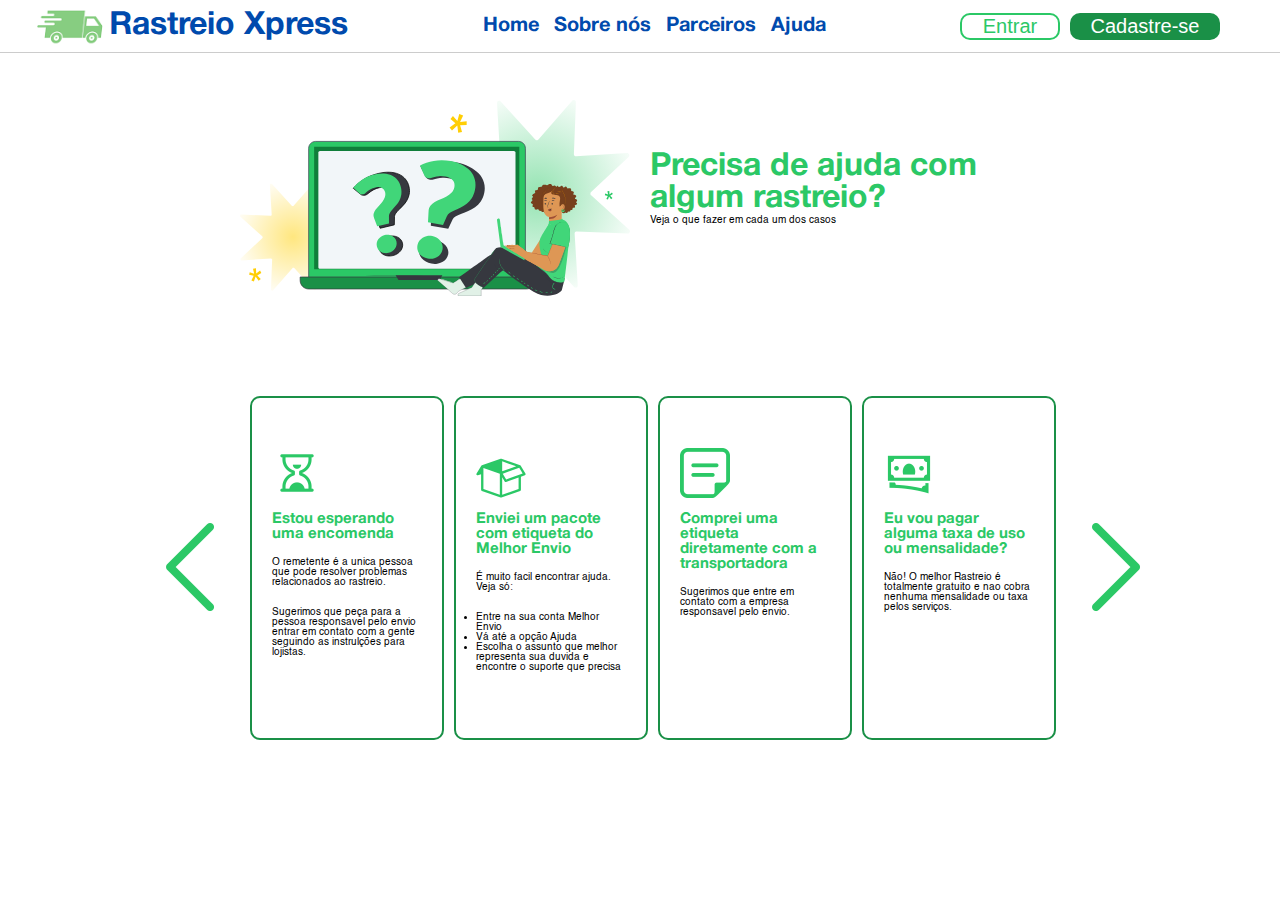
<file: index.html>
<!DOCTYPE html>
<html lang="en">

<head>
    <meta charset="UTF-8">
    <meta name="viewport" content="width=device-width, initial-scale=1.0">
    <title>Teste Front End</title>
    <link rel="stylesheet" href="style.css">
</head>
<header>
    <nav class="cabecalho">
        <div class="logo">
            <img src="imagens/logo.png" alt="logo">
            <h1>Rastreio Xpress</h1>
        </div>
        <div class="lista_cab">
            <a href="index.html" class="link_cab">Home</a>
            <a href="sobre.html" class="link_cab">Sobre nós</a>
            <a href="parceiros.html" class="link_cab">Parceiros</a>
            <a href="ajuda.html" class="link_cab">Ajuda</a>
        </div>
        <div class="bt_cab">
            <button class="btn_entrar">Entrar</button>
            <button class="btn_cadast">Cadastre-se</button>
        </div>
    </nav>
</header>

<body>
    <div class="cont_home">
        <div class="cont_home1">
            <img src="imagens/need_help.svg" alt="ajuda">
            <div class="txt_home1">
                <h1>Precisa de ajuda com algum rastreio?</h1>
                <p class="p">Veja o que fazer em cada um dos casos</p>
            </div>
        </div>
        <div class="cont_home2">
            
            <button class="btn_seta"><img src="imagens/setae.png" alt="voltar"></button>
            <div class="bloco_home2">
                <img src="imagens/ampulheta.png" alt="ampulheta">
                <h1>Estou esperando uma encomenda</h1>
                <p class="p">O remetente é a unica pessoa que pode resolver problemas relacionados ao rastreio.</p>
                <p class="p" >Sugerimos que peça para a pessoa responsavel pelo envio entrar em contato com a gente seguindo as
                    instrulções para lojistas.</p>
            </div>
            <div class="bloco_home2">
                <img src="imagens/caixa.svg" alt="caixa">
                <h1>Enviei um pacote com etiqueta do Melhor Envio</h1>
                <p class="p1">É muito facil encontrar ajuda.</p>
                <p class="p">Veja só:</p>
                
                <li>Entre na sua conta Melhor Envio</li>
                <li>Vá até a opção Ajuda</li>
                <li>Escolha o assunto que melhor representa sua duvida e encontre o suporte que precisa</li>
                
            </div>
            <div class="bloco_home2">
                <img src="imagens/nota.png" alt="etiqueta">
                <h1>Comprei uma etiqueta diretamente com a transportadora</h1>
                <p class="p">Sugerimos que entre em contato com a empresa responsavel pelo envio.</p>
            </div>
            <div class="bloco_home2">
                <img src="imagens/pagar.png" alt="dinheiro">
                <h1>Eu vou pagar alguma taxa de uso ou mensalidade?</h1>
                <p class="p">Não! O melhor Rastreio é totalmente gratuito e nao cobra nenhuma mensalidade ou taxa pelos serviços.
                </p>
            </div>
            <button class="btn_seta"><img src="imagens/setad.png" alt="voltar"></button>
        </div>
    </div>
</body>

</html>
</file>
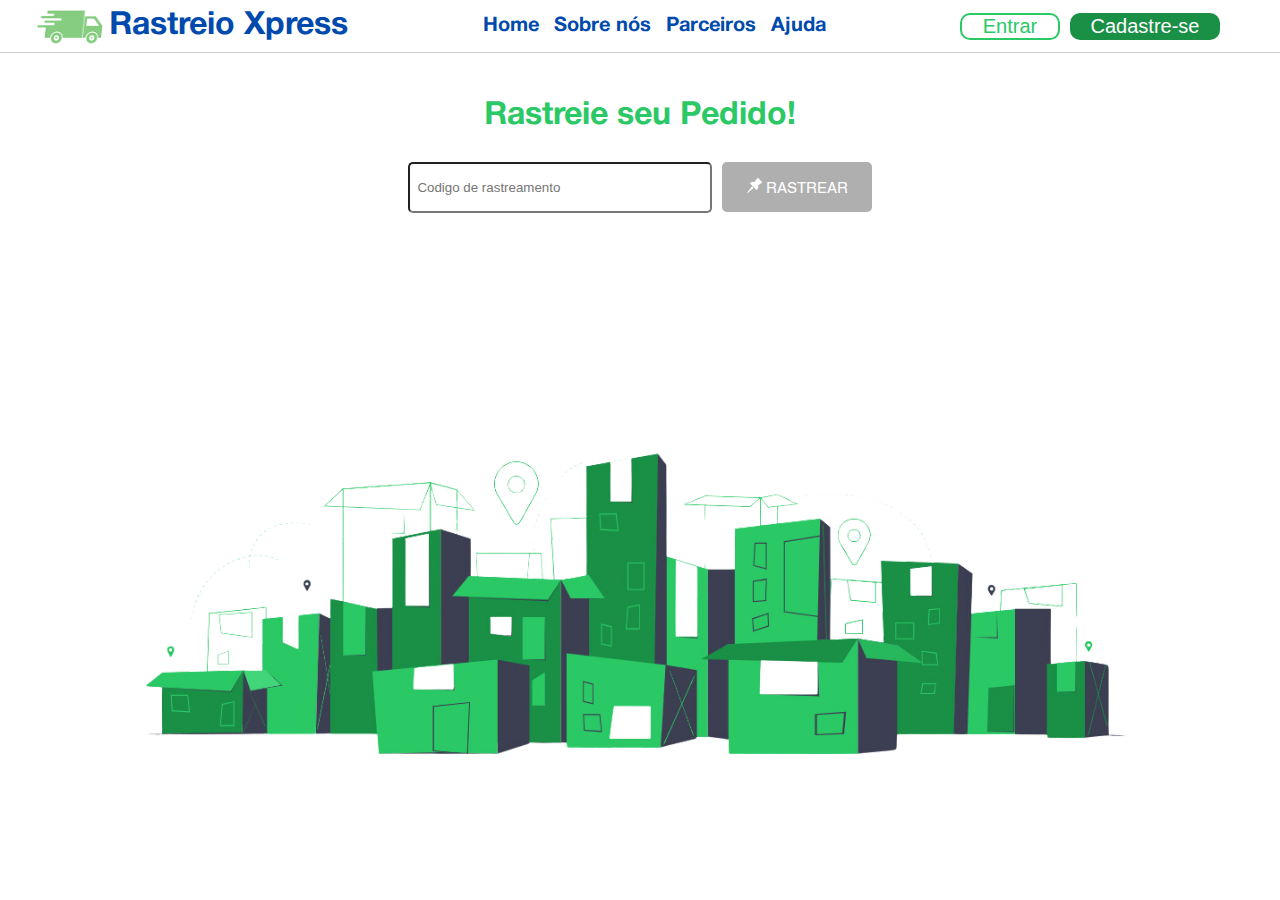
<file: ajuda.html>
<!DOCTYPE html>
<html lang="en">
<head>
    <meta charset="UTF-8">
    <meta name="viewport" content="width=device-width, initial-scale=1.0">
    <link rel="stylesheet" href="style.css">
    <title>Ajuda</title>
</head>
<header>

    <nav class="cabecalho">
        <div class="logo">
            <img src="imagens/logo.png" alt="logo">
            <h1>Rastreio Xpress</h1>
        </div>
        <div class="lista_cab">
            <a href="index.html" class="link_cab">Home</a>
            <a href="sobre.html" class="link_cab">Sobre nós</a>
            <a href="parceiros.html" class="link_cab">Parceiros</a>
            <a href="ajuda.html" class="link_cab">Ajuda</a>
        </div>
        <div class="bt_cab">
            <button class="btn_entrar">Entrar</button>
            <button class="btn_cadast">Cadastre-se</button>
        </div>
    </nav>
</header>
<body>
    <div class="ajuda">
        <h1>Rastreie seu Pedido!</h1>
        <div class="ajuda1">
        <input type="text" placeholder="  Codigo de rastreamento" name="Codigo">
        <button class="rast"> <img src="imagens/maps.png" alt="pin"> RASTREAR</button>           
        </div>
        <img class="img_cx" src="imagens/boxes.svg" alt="caixas">
    </div>
</body>
</html>
</file>
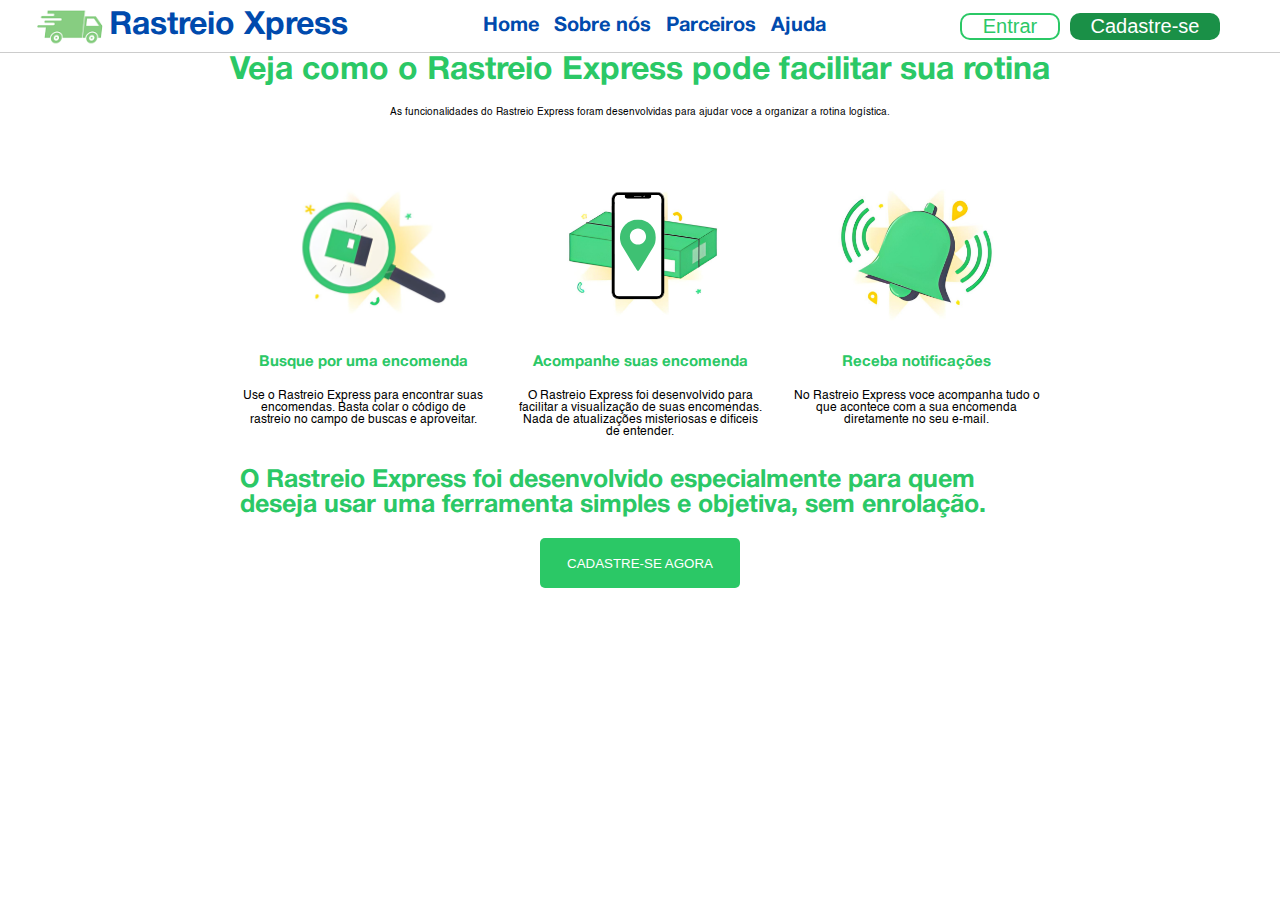
<file: parceiros.html>
<!DOCTYPE html>
<html lang="en">
<head>
    <meta charset="UTF-8">
    <meta name="viewport" content="width=device-width, initial-scale=1.0">
    <link rel="stylesheet" href="style.css">
    <title>Parceiros</title>
</head>
<header>

    <nav class="cabecalho">
        <div class="logo">
            <img src="imagens/logo.png" alt="logo">
            <h1>Rastreio Xpress</h1>
        </div>
        <div class="lista_cab">
            <a href="index.html" class="link_cab">Home</a>
            <a href="sobre.html" class="link_cab">Sobre nós</a>
            <a href="parceiros.html" class="link_cab">Parceiros</a>
            <a href="ajuda.html" class="link_cab">Ajuda</a>
        </div>
        <div class="bt_cab">
            <button class="btn_entrar">Entrar</button>
            <button class="btn_cadast">Cadastre-se</button>
        </div>
    </nav>
</header>
<body>
    <div class="parc">
        <h1>Veja como o Rastreio Express pode facilitar sua rotina</h1>
        <p>As funcionalidades do Rastreio Express foram desenvolvidas para ajudar voce a organizar a rotina logística.</p>
        <div class="parc_cont">
            <div class="parc_cont1">
                <img src="imagens/search.svg" alt="lupa">
                <h1>Busque por uma encomenda</h1>
                <p>Use o Rastreio Express para encontrar suas encomendas. Basta colar o código de rastreio no campo de buscas e aproveitar.</p>
            </div>
            <div class="parc_cont1">
                <img src="imagens/phone_loc.svg" alt="caixas">
                <h1>Acompanhe suas encomenda</h1>
                <p>O Rastreio Express foi desenvolvido para facilitar a visualização de suas encomendas. Nada de atualizações misteriosas e dificeis de entender.</p>
            </div>
            <div class="parc_cont1">
                <img src="imagens/notification_bell.svg" alt="sino">
                <h1>Receba notificações</h1>
                <p>No Rastreio Express voce acompanha tudo o que acontece com a sua encomenda diretamente no seu e-mail.</p>
            </div>
        </div>
        <div class="parc_cont2">
            <h1>O Rastreio Express foi desenvolvido especialmente para quem deseja usar uma ferramenta simples e objetiva, sem enrolação.</h1>
            <button>CADASTRE-SE AGORA</button>
        </div>
    </div>
</body>
</html>
</file>
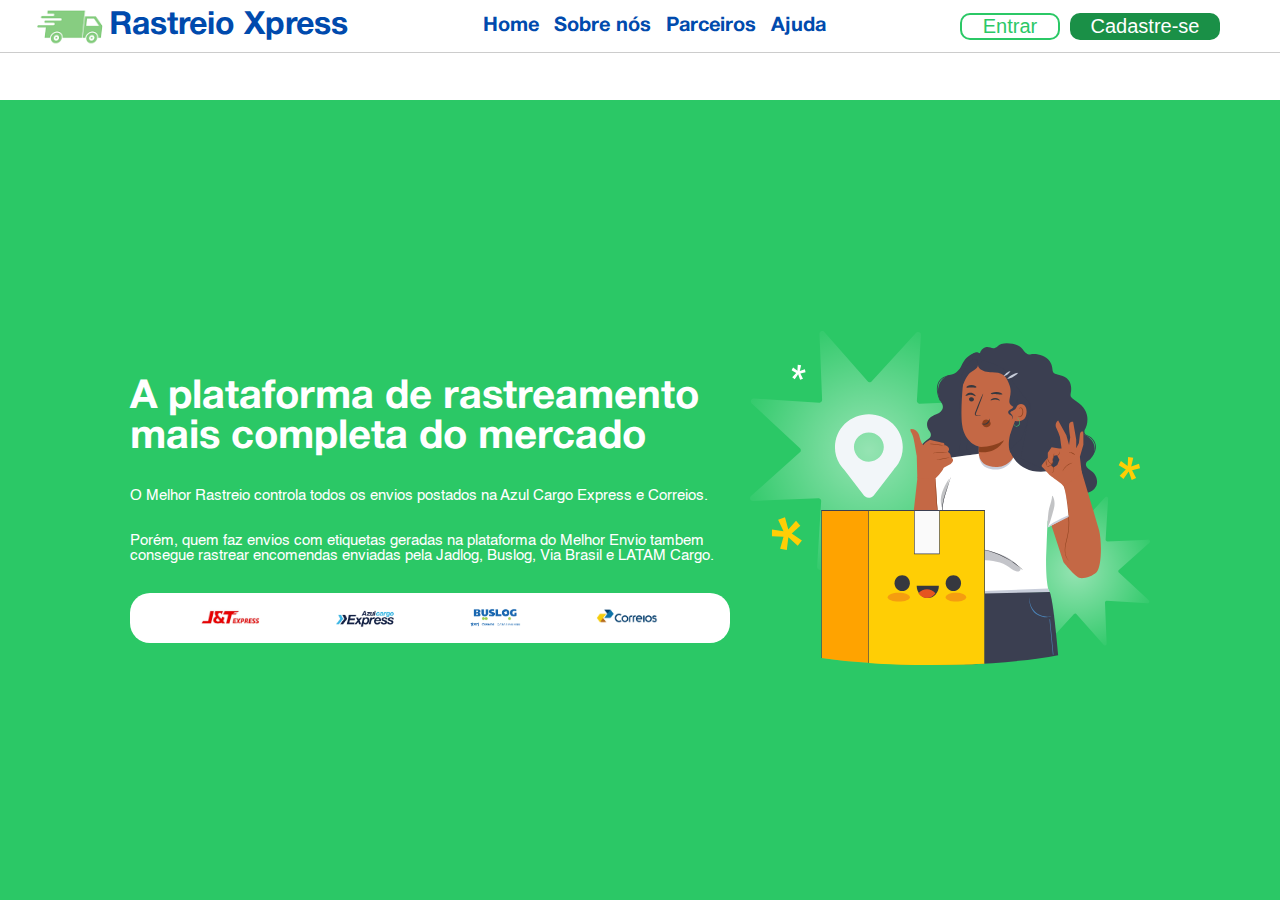
<file: sobre.html>
<!DOCTYPE html>
<html lang="en">

<head>
    <meta charset="UTF-8">
    <meta name="viewport" content="width=device-width, initial-scale=1.0">
    <title>Sobre nós</title>
    <link rel="stylesheet" href="style.css">
</head>
<header>

    <nav class="cabecalho">
        <div class="logo">
            <img src="imagens/logo.png" alt="logo">
            <h1>Rastreio Xpress</h1>
        </div>
        <div class="lista_cab">
            <a href="index.html" class="link_cab">Home</a>
            <a href="sobre.html" class="link_cab">Sobre nós</a>
            <a href="parceiros.html" class="link_cab">Parceiros</a>
            <a href="ajuda.html" class="link_cab">Ajuda</a>
        </div>
        <div class="bt_cab">
            <button class="btn_entrar">Entrar</button>
            <button class="btn_cadast">Cadastre-se</button>
        </div>
    </nav>
</header>

<body>
    <div class="sobre">
        <div class="sob_cont">
            <div class="sob_cont1">
                <h1>A plataforma de rastreamento mais completa do mercado</h1>
                <p>O Melhor Rastreio controla todos os envios postados na Azul Cargo Express e Correios.</p>
                <p>Porém, quem faz envios com etiquetas geradas na plataforma do Melhor Envio tambem consegue rastrear
                    encomendas enviadas pela Jadlog, Buslog, Via Brasil e LATAM Cargo.</p>
                <div class="logos">
                    <img src="imagens/jt.png" alt="logo J&T express">
                    <img src="imagens/azul.png" alt="logo azul express">
                    <img src="imagens/buslog.png" alt="logo buslog">
                    <img src="imagens/correios.png" alt="logo correios">
                </div>
            </div>
            <div class="sob_img">
                <img src="imagens/image_green_background.svg" alt="tudo em cima">
            </div>
        </div>
    </div>
</body>

</html>
</file>
<file: style.css>
/*  NOS HTML'S INICIEI CRIANDO O CABEÇALHO COM A TAG nav QUE SIMBOLIZA NAVEGAÇÃO,
    ORGANIZEI POR div's POR SER O QUE TENHO MAIS AFINIDADE, MAS PODERIA 
    UTILIZAR OUTRAS TAGS E NOMEEI AS CLASSES COM NOMES QUE ME FAÇAM CONEXÃO 
    COM A tag EM QUESTAO, ASSIM FACILITANDO O USO E ENTENDIMENTO. SEGUI 
    DESSA MANEIRA DURANTE TODO O HTML, COLOCANDO div DENTRO DE div PARA 
    PODER ESTILIZAR DA FORMA SOLICITADA*/


/*PARA COMEÇAR A ESTILIZAR PRIMEIRAMENTE IMPORTEI AS FONTES SOLICITADAS PARA USO COM @font-face, TENTEI PESQUISA-LAS NO GOOGLE FONTS E NAO ENCONTREI, POR ISSO FIZ DESSA FORMA, A QUAL EU INICIALMENTE NAO CONHECIA ENTAO PESQUISE PARA SABER COMO UTILIZAR*/
@font-face {
    font-family: 'Helvetica';
    src: url('fontes/Helvetica.ttf') format('truetype');
}

@font-face {
    font-family: 'HelveticaNeueBold';
    src: url('fontes/HelveticaNeueBold.otf') format('opentype');
}
*{/*AQUI UTILIZEI O ASTERISTICO PARA SELECIONAR O CSS INTEIRO E ZERAR O PADDING E A MARGIN PARA NAO TER PROBLEMAS COM FORMATACOES FUTURAS*/
    padding: 0;
    margin: 0;
}
* h1{ /*DEFINI FONTE PARA TODOS OS h1 */
    font-family:'HelveticaNeueBold';
}

* p{ /*DEFINI FONTE PARA TODOS OS p */
    font-family: 'Helvetica';
}
header{/*ESTILIZANDO O HEADER ZEREI O TOP E O LEFT PARA GRUDA-LO EM CIMA E NA ESQUERDA E DEFINI A LARGURA PARA OCUPAR A TELA INTEIRA E UTILIZEI O z-index PARA SOBREPOR O CONTEUDO E FIXEI A POSICAO PARA MANTELO NO TOPO AO DESCER A PAGINA*/
    top: 0;
    left: 0;
    width: 100%;
    z-index: 100;
    position: fixed;
    background-color: white;
}

.cabecalho{/* Aqui eu defini o layout do cabeçalho usando flexbox. O 'display: flex' permite que os elementos dentro do cabeçalho sejam posicionados lado a lado. 'justify-content: space-between' distribui os elementos de forma uniforme, criando espaço entre eles. A largura foi definida como 100% para ocupar toda a largura disponível. A borda inferior separa o cabeçalho do restante do conteúdo, e o alinhamento vertical centralizado ('align-items: center') garante que todos os elementos fiquem centralizados verticalmente dentro do cabeçalho. */
    display: flex;
    justify-content: space-between;
    width: 100%; 
    border-bottom: 1px solid #ccc;
    font-family: 'HelveticaNeueBold'; 
    align-items: center;
}

.logo{ /* Nessa classe, eu estilizei a área da logo. Usei flexbox novamente para centralizar verticalmente o conteúdo dentro da logo. A margem esquerda de 30px cria um espaço entre a logo e a borda esquerda do cabeçalho. A cor azul (#004AAD) conforme solicitado para a fonte da logo. */
    display: flex;
    align-items: center;
    padding-left: 30px;
    color: #004AAD;
}
.lista_cab{/* Aqui eu criei uma lista horizontal de links de navegação. O 'display: flex' permite que os links fiquem lado a lado, e o 'gap: 15px' cria um espaço de 15 pixels entre cada link. */
    display: flex;
    gap: 15px;
    
}
.link_cab{/* Nessa classe, eu estilizei os links de navegação. Tirei a decoração sublinhada, escolhi uma cor azul para o texto e defini o tamanho da fonte em 20px. */
    text-decoration: none;
    color: #004AAD;
    font-size: 20px;
}

.bt_cab{/* Essa classe estiliza a área dos botões. Usei flexbox para organizar os botões lado a lado e adicionei uma margem direita para criar um espaço entre os botões e a borda direita do cabeçalho. */
    display: flex;
    padding-right: 20px;
    gap: 10px;
    width: 300px;
}

.btn_entrar{ /* Aqui, estou estilizando o botão "Entrar". Defini o tamanho da fonte, largura, altura, arredondamento das bordas, cor do texto, cor de fundo, borda e cursor. Também adicionei uma transição para que o botão mude de aparência quando o mouse estiver sobre ele. */
    font-size: 20px;
    width: 100px;
    height: auto;
    border-radius: 10px;
    color: #2BC866;
    background-color: white;
    border: 2px solid #2BC866;
    cursor: pointer;
    transition: all 0.4s
}
.btn_entrar:hover{/*Aqui quando passar o mouse por cima havera a troca de aparencia*/
    color: white;
    background-color: #1A9047;
    border:none;

}

.btn_cadast{  /* Esse é o estilo para o botão "Cadastre-se". É semelhante ao botão "Entrar", mas com algumas diferenças nas dimensões e cores. */
    font-size: 20px;
    width: 150px;
    height: auto;
    border-radius: 10px;
    color: white;
    background-color: #1A9047;
    border:none;
    cursor: pointer;
    transition: all 0.4s;
}
.btn_cadast:hover{/*Aqui quando passar o mouse por cima havera a troca de aparencia*/
    color: #2BC866;
    background-color: white;
    border: 2px solid #2BC866;
}

body{/* Defini a largura do corpo como 100% para ocupar toda a largura da tela e centralizo o conteúdo horizontalmente. */
    width: 100%;
    justify-content: center;
}

.cont_home{/* Criei um container principal para o conteúdo da página e usei flexbox para posicionar o conteúdo verticalmente no centro. */
    display: flex;
    flex-direction: column;
    justify-content: center;
    align-items: center;
    padding-top: 100px;
    
    
}
.cont_home1{/* Defini um container para a primeira seção do conteúdo. Uso grid para dividir o conteúdo em duas colunas de largura igual e adiciono um espaçamento entre elas. */
    display: grid;
    grid-template-columns: repeat(2, 1fr);
    gap: 20px;
    align-items: center;
    width: 800px;
    padding-bottom: 100px;
    padding-left: 200px;
    padding-right: 200px;
    
}

.txt_home1 h1{/* Defini a cor do título da primeira seção. */
    color: #2BC866;
}

.cont_home2{ /* Criei um container para a segunda seção do conteúdo e usei grid para dividir o conteúdo em seis colunas de largura igual e adiciono um espaçamento entre elas. */
    display: grid;
    grid-template-columns: repeat(6,1fr);
    height: auto;
    align-items: center;
    width: 1000px;
    gap: 10px;
    padding-left: 100px;
    padding-right: 100px;
    
}

.bloco_home2{/* Defino o estilo geral do bloco_home2. Defino a largura, altura, borda, preenchimento e arredondamento das bordas. */
    
    width: 150px;
    height: 300px;
    border: 2px solid #1A9047;
    padding: 20px;
    border-radius: 10px;
}

.bloco_home2 img{/* Defino o estilo da imagem dentro do bloco_home2. Adicionei um espaçamento superior para centralizar a imagem verticalmente e defino a largura da imagem. */
    padding-top:30px ;
    width: 50px;
}

.bloco_home2 h1{/* Defino o estilo do título dentro do bloco_home2. Adiciono espaçamento superior e inferior, defini o tamanho da fonte e a cor. */
    padding-top: 10px;
    padding-bottom: 15px;
    font-size: 15px;
    color: #2BC866;
}
.p{ /* Defino o estilo do parágrafo cujo dei o nome da classe de p para facilitar. Defini o tamanho da fonte e um espaçamento inferior. */
    font-size: 10px;
    padding-bottom: 20px;
}
.p1{/*Defini o tamanho da fonte na classe p1*/
    font-size: 10px;
    
}

.bloco_home2 li{/*Defini o tamanho da fonte e a familia dela para li*/
    font-size: 10px;
    font-family: 'Helvetica';
}
.btn_seta{/*retirei a borda, defini o fundo brando e ao passar o mouse muda o para pointer*/
    border: none;
    background-color: white;
    cursor: pointer;
}

.sobre{/*espacamento em cima de 100px*/
    padding-top: 100px;
}
.sob_cont{/* Aqui, criei um container principal para a seção "Sobre". Usei flexbox para centralizar o conteúdo horizontal e verticalmente. Defini a largura como 100% para ocupar toda a largura da tela, a altura em 800px (pode ser ajustado conforme necessário) e uma cor de fundo verde. */
    display: flex;
    width: 100%;
    height: 800px;
    background-color: #2BC866;
    align-items: center;
    justify-content: center;
    
}

.sob_cont1{/*Usei flexbox para organizar o texto em uma coluna vertical e adicionei um espaçamento superior. */
    display: flex;
    flex-direction: column;
    width: 600px;
    padding-top: 20px;
    
}
.sob_cont1 h1{/* Estilizei o título da seção "Sobre". Defini a cor branca, o tamanho da fonte e um espaçamento inferior. */
    color: white;
    font-size: 40px;
    padding-bottom: 30px;
}

.sob_cont1 p{/* Estilizei o parágrafo da seção "Sobre". Defini a cor branca, o tamanho da fonte e um espaçamento inferior. */
    font-size: 15px;
    color: white;
    padding-bottom:30px ;
}
.logos{/* Criei um container para as logos. Usei flexbox para organizar horizontalmente com um espaçamento entre eles. Defini a cor de fundo branca, o arredondamento das bordas, o alinhamento vertical e horizontal dos logos e a altura do container. */
    display: flex;
    gap: 70px;
    background-color: white;
    border-radius: 20px;
    align-items: center;
    justify-content: center;
    height: 50px;
}
.logos img{/*altura da imagem*/
    height: 20px;
}

.sob_img{/*espacamento na esquerda*/
    padding-left: 20px;
}
.sob_img img{/*defini a largura da img*/
    width: 400px;
}

.parc{/*Agora na seção Parceiros comecei definindo o container principal como flex na direção de coluna, com espacamento superior e alinhando no centro vertical*/
    display: flex;
    flex-direction: column;
    padding-top: 55px;
    align-items: center;

}
.parc h1{/*Defini a fonte e a cor de h1*/
    font-family: 'HelveticaNeueBold';
    color: #2BC866;
}
.parc p{/*Defini a fonte, um espacamento superior e o tamanho da fonte de p*/
    font-family: 'Helvetica';
    padding-top: 20px;
    font-size: 10px;
}

.parc_cont{/*Usei flexbox para organizar os elementos horizontalmente com um espaçamento entre eles. Defini a largura do container. */
    display: flex;
    gap: 30px;
    width: 800px;
    justify-content: center;
}
.parc_cont1{/*Usei flexbox para organizar os elementos verticalmente e adicionei um espaçamento superior. */

    padding-top: 50px;
    display: flex;
    flex-direction: column;
    width: 300px;
    align-items: center;
}
.parc_cont1 h1{/*Alterei o tamanho da fonte*/
    font-size: 15px;
}
.parc_cont1 p{/*Alterei o tamanho da fonte e alinhei o texto no centro*/
    font-size: 12px;
    text-align: center;
}

.parc_cont2{/*Usei flexbox para organizar os elementos verticalmente e adicionei um espaçamento superior e inferior. */
    display: flex;
    flex-direction: column;
    align-items: center;
    width: 800px;
}
.parc_cont2 h1{/*Defini o tamanho da fonte e o espaçamento. */
    padding-top: 30px;
    padding-bottom: 20px;
    font-size: 25px;
    
}

.parc_cont2 button{ /*Defini a largura, altura, cor do texto, cor de fundo, arredondamento das bordas, borda, cursor e transição. */
    width: 200px;
    height: 50px;
    color: white;
    background-color: #2BC866;
    border-radius: 5px;
    border: none;
    cursor: pointer;
}

.parc_cont2 button:hover{/*Quando o mouse esta sobre o botao muda o estilo*/
    color: #2BC866;
    background-color: white;
    border: 2px solid #2BC866;
}

.ajuda{/*Usei flexbox para organizar os elementos verticalmente e adicionei um espaçamento superior. */
    display: flex;
    flex-direction: column;
    padding-top: 100px;
    align-items: center;

}

.ajuda h1{/* Estilizei o título da seção "Ajuda". Defini a família da fonte e a cor. */
    font-family: 'HelveticaNeueBold';
    color: #2BC866;
}
.ajuda1{/*Usei flexbox para organizar os elementos horizontalmente e adicionei um espaçamento superior e uma altura fixa. */
    display: flex;
    align-items: center;
    padding-top: 30px;
    height: 50px;
    gap: 10px;
}
.ajuda1 input{/* Estilizei o campo de entrada de texto. Defini a altura, largura, arredondamento das bordas e a cor da borda. */
    height: 47px;
    width: 300px;
    border-radius: 5px;
}
.ajuda1 button{ /* Estilizei o botão de envio. Defini a largura, altura, cor do texto, cor de fundo, tamanho da fonte, família da fonte, borda, arredondamento das bordas, cursor e transição. */
    width: 150px;
    background-color: rgb(175, 175, 175);
    color: white;
    height: 50px;
    font-size: 15px;
    font-family: 'Helvetica';
    border: none;
    border-radius: 5px;
    cursor: pointer;
    transition: all 0.4s;
}
.ajuda1 button:hover{/*Altera o estilo ao passar o mouse*/
    background-color: #8b8888;
    }
.ajuda1 img{/*Defini o tamanho da imagem dentro do botao*/
    height: 15px;
}
.img_cx{/* Defini o espaçamento superior e a largura da imagem. */
    padding-top: 200px;
    width: 1024px;
}
</file>
